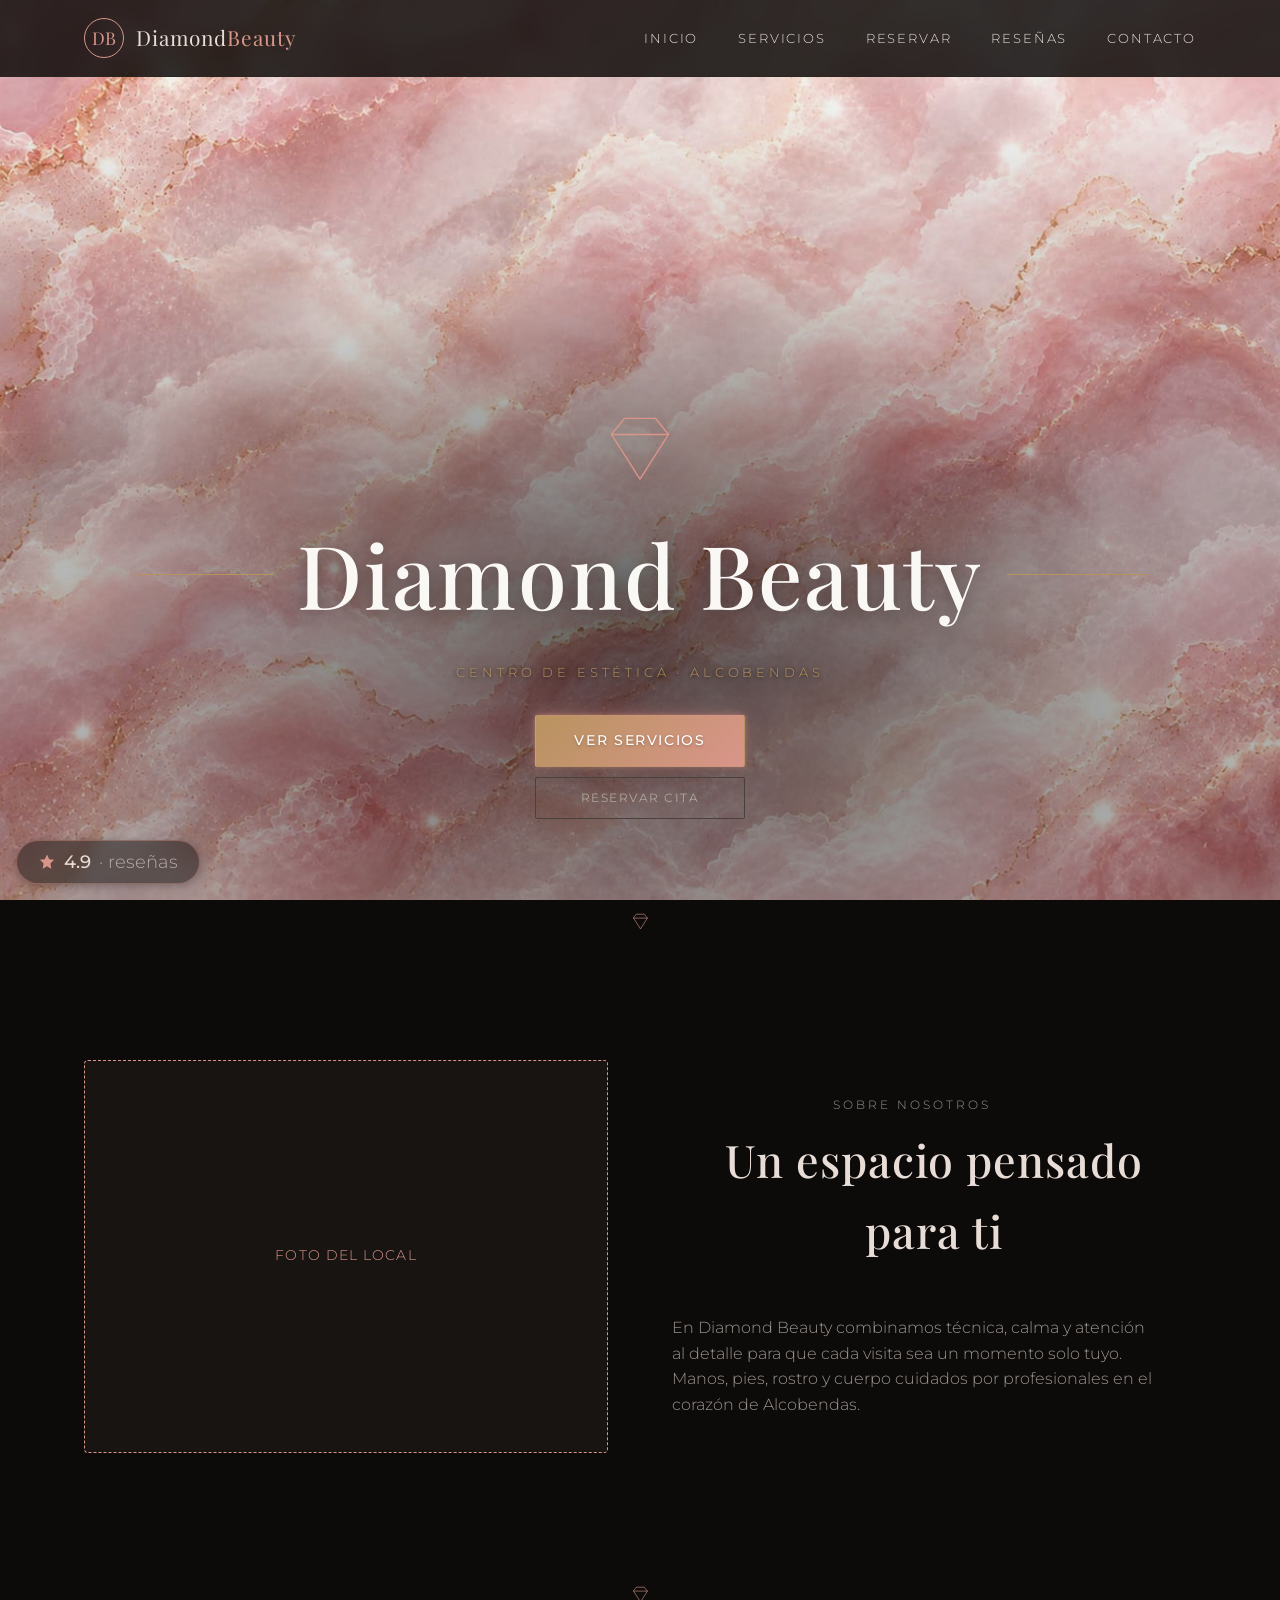
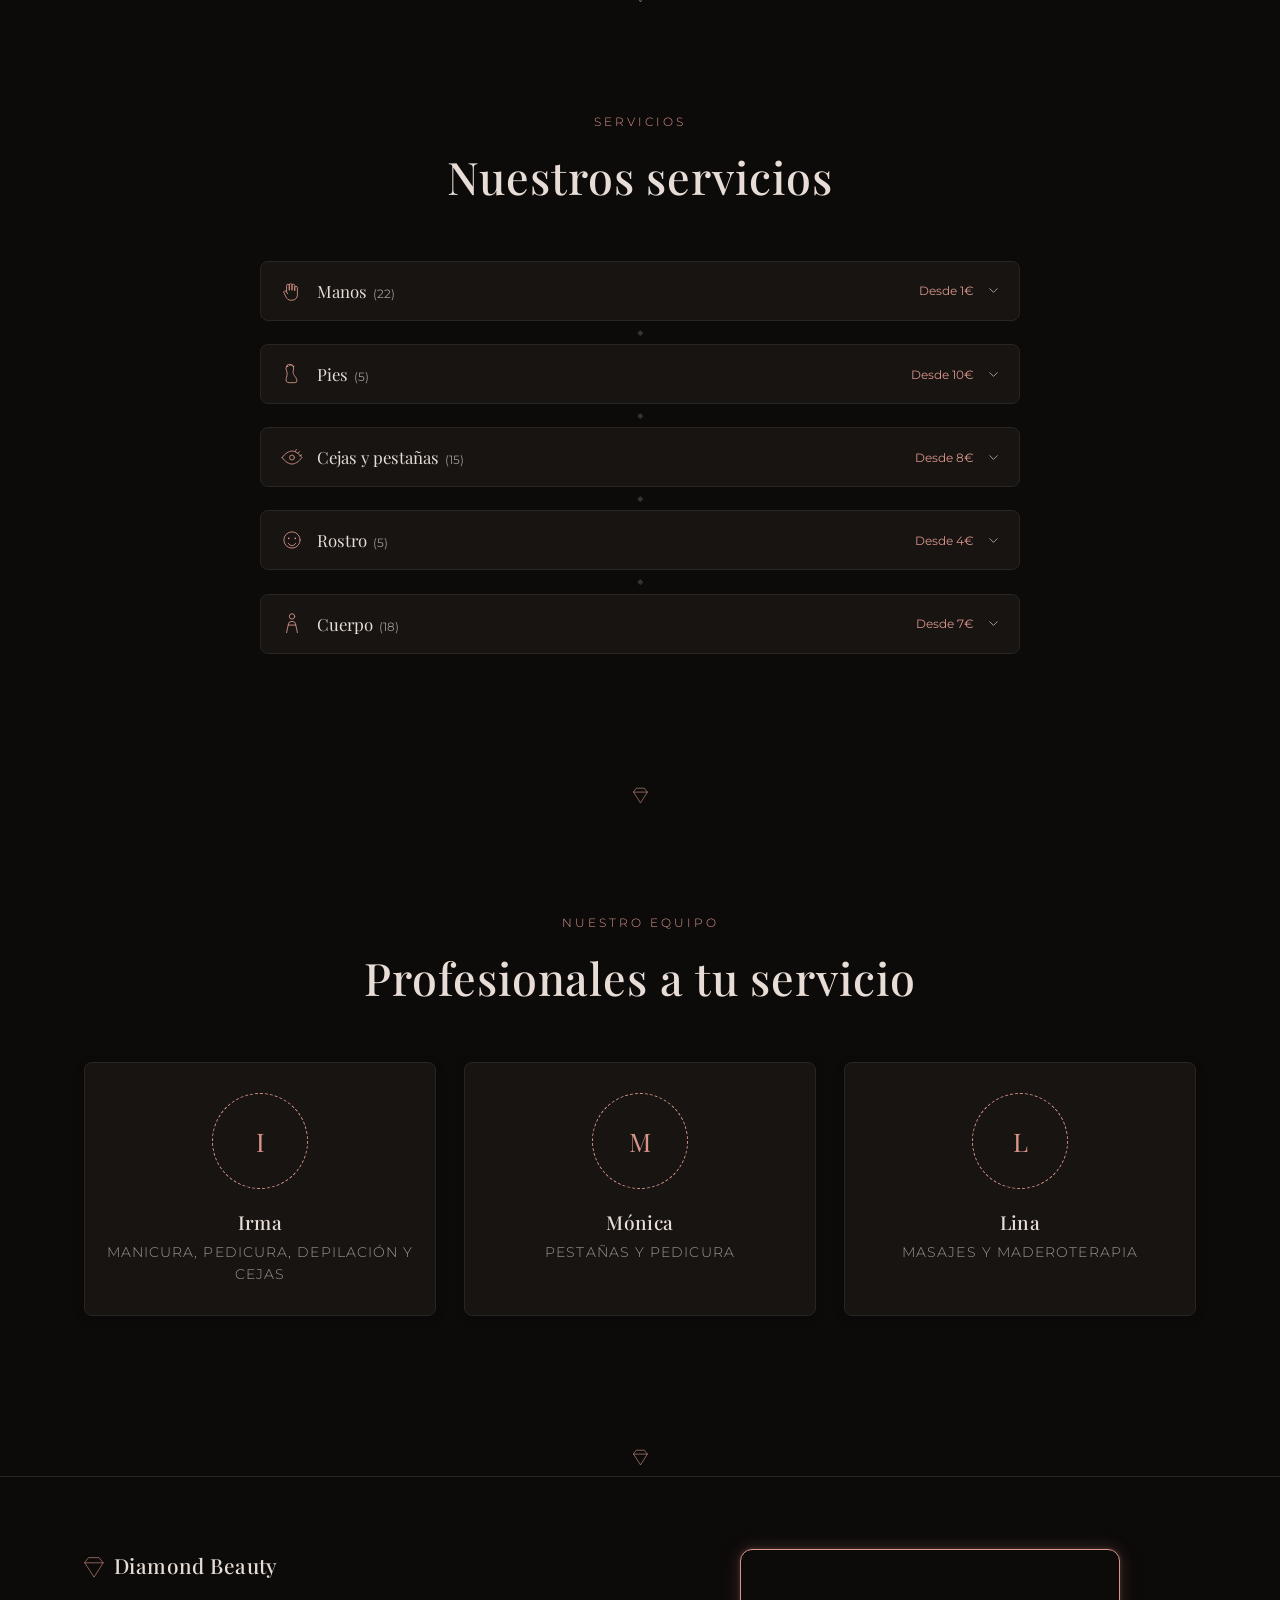
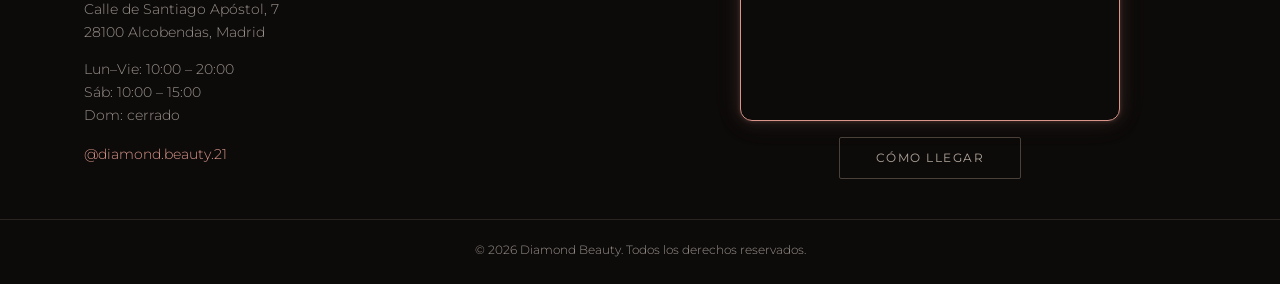
<file: index.html>
<!DOCTYPE html>
<html lang="es">
<head>
<meta charset="UTF-8">
<meta name="viewport" content="width=device-width, initial-scale=1.0">
<title>Diamond Beauty | Centro de estética en Alcobendas, Madrid</title>
<meta name="description" content="Diamond Beauty, centro de estética en Alcobendas, Madrid. Manicura, pedicura, cejas, pestañas, depilación, faciales y masajes.">
<link rel="icon" type="image/svg+xml" href="assets/img/favicon.svg">
<link rel="icon" type="image/png" sizes="32x32" href="assets/img/favicon-32.png">
<link rel="icon" type="image/png" sizes="16x16" href="assets/img/favicon-16.png">
<link rel="apple-touch-icon" sizes="180x180" href="assets/img/apple-touch-icon.png">
<link rel="preconnect" href="https://fonts.googleapis.com">
<link rel="preconnect" href="https://fonts.gstatic.com" crossorigin>
<link href="https://fonts.googleapis.com/css2?family=Playfair+Display:ital,wght@0,400;0,500;0,600;0,700;1,500&family=Montserrat:wght@300;400;500;600&display=swap" rel="stylesheet">
<link rel="stylesheet" href="estilos.css?v=20260919a">
</head>
<body>

<!-- HEADER -->
<!-- En móvil la barra de navegación inferior (#bottomNav) cubre la
     navegación, así que aquí la cabecera se reduce a "DB" + diamante.
     El menú horizontal y el logo completo se mantienen en escritorio. -->
<header class="header" id="header">
  <div class="header__inner container">
    <a href="#inicio" class="logo">
      <!-- IMG: sustituir por foto real del cliente (logo del negocio) -->
      <span class="logo__placeholder" aria-label="Logo Diamond Beauty">DB</span>
      <span class="logo__text">Diamond<em>Beauty</em></span>
      <span class="logo__monogram" aria-hidden="true">DB</span>
    </a>

    <nav class="nav" id="nav">
      <ul class="nav__list">
        <li><a href="#inicio" class="nav__link">Inicio</a></li>
        <li><a href="#servicios" class="nav__link">Servicios</a></li>
        <li><a href="https://booksy.com/es-es/93198_diamond-beauty_salon-de-unas_52925_alcobendas" class="nav__link" target="_blank" rel="noopener">Reservar</a></li>
        <li><a href="reseñas.html" class="nav__link">Reseñas</a></li>
        <li><a href="#contacto" class="nav__link">Contacto</a></li>
      </ul>
    </nav>

    <svg class="header__diamond" viewBox="0 0 100 130" aria-hidden="true">
      <path d="M25 28 L75 28 L96 54 L50 126 L4 54 Z"/>
      <path d="M4 54 L96 54"/>
    </svg>
  </div>
</header>

<main>

  <!-- HERO -->
  <section id="inicio" class="hero">
    <!-- IMG: foto real del cliente (assets/img/hero-marmol.jpg, mármol rosa con vetas doradas). El diamante ya no viene en la foto: se dibuja aparte con el SVG de abajo. -->
    <div class="hero__bg" aria-hidden="true"></div>
    <div class="hero__overlay" aria-hidden="true"></div>
    <div class="hero__content container fade-in">
      <svg class="hero__diamond" viewBox="0 0 100 130" aria-hidden="true">
        <path d="M25 28 L75 28 L96 54 L50 126 L4 54 Z"/>
        <path d="M4 54 L96 54"/>
      </svg>
      <div class="hero__title-wrap">
        <span class="hero__line" aria-hidden="true"></span>
        <h1 class="hero__title">Diamond Beauty</h1>
        <span class="hero__line" aria-hidden="true"></span>
      </div>
      <p class="hero__subtitle">Centro de estética · Alcobendas</p>
      <div class="hero__actions">
        <a href="#servicios" class="btn btn--gold">Ver servicios</a>
        <a href="https://booksy.com/es-es/93198_diamond-beauty_salon-de-unas_52925_alcobendas" class="btn btn--ghost js-booksy-open" target="_blank" rel="noopener">Reservar cita</a>
      </div>
    </div>
  </section>

  <div class="section-diamond" aria-hidden="true">
    <svg viewBox="0 0 100 130"><path d="M25 28 L75 28 L96 54 L50 126 L4 54 Z"/><path d="M4 54 L96 54"/></svg>
  </div>

  <!-- SOBRE NOSOTROS -->
  <section id="sobre-nosotros" class="about container">
    <div class="about__image fade-in">
      <!-- IMG: sustituir por foto real del local -->
      <div class="img-placeholder">
        <span>Foto del local</span>
      </div>
    </div>
    <div class="about__text fade-in">
      <p class="section__eyebrow">Sobre nosotros</p>
      <h2 class="section__title">Un espacio pensado para ti</h2>
      <p>En Diamond Beauty combinamos técnica, calma y atención al detalle para que cada visita sea un momento solo tuyo. Manos, pies, rostro y cuerpo cuidados por profesionales en el corazón de Alcobendas.</p>
    </div>
  </section>

  <div class="section-diamond" aria-hidden="true">
    <svg viewBox="0 0 100 130"><path d="M25 28 L75 28 L96 54 L50 126 L4 54 Z"/><path d="M4 54 L96 54"/></svg>
  </div>

  <!-- SERVICIOS -->
  <section id="servicios" class="services">
    <div class="container">
      <p class="section__eyebrow fade-in">Servicios</p>
      <h2 class="section__title fade-in">Nuestros servicios</h2>

      <div id="servicesAccordion" class="accordion fade-in">
        <!-- Bloques de zona (cabecera + acordeón desplegable) generados dinámicamente desde script.js -->
      </div>
    </div>
  </section>

  <div class="section-diamond" aria-hidden="true">
    <svg viewBox="0 0 100 130"><path d="M25 28 L75 28 L96 54 L50 126 L4 54 Z"/><path d="M4 54 L96 54"/></svg>
  </div>

  <!-- EQUIPO -->
  <section id="equipo" class="team">
    <div class="container">
      <p class="section__eyebrow fade-in">Nuestro equipo</p>
      <h2 class="section__title fade-in">Profesionales a tu servicio</h2>

      <div class="team__grid" id="teamGrid">
        <!-- Tarjetas generadas dinámicamente desde script.js -->
      </div>
    </div>
  </section>

</main>

<div class="section-diamond" aria-hidden="true">
  <svg viewBox="0 0 100 130"><path d="M25 28 L75 28 L96 54 L50 126 L4 54 Z"/><path d="M4 54 L96 54"/></svg>
</div>

<!-- FOOTER -->
<footer class="footer" id="contacto">
  <div class="container footer__grid">
    <div class="footer__col fade-in">
      <h3 class="footer__brand">
        <svg class="footer__diamond" viewBox="0 0 100 130" aria-hidden="true"><path d="M25 28 L75 28 L96 54 L50 126 L4 54 Z"/><path d="M4 54 L96 54"/></svg>
        Diamond Beauty
      </h3>
      <p>Calle de Santiago Apóstol, 7<br>28100 Alcobendas, Madrid</p>
      <p>Lun&ndash;Vie: 10:00 &ndash; 20:00<br>Sáb: 10:00 &ndash; 15:00<br>Dom: cerrado</p>
      <a href="https://instagram.com/diamond.beauty.21" target="_blank" rel="noopener" class="footer__ig">@diamond.beauty.21</a>
    </div>

    <div class="footer__col footer__map fade-in">
      <div class="footer__map-frame">
        <iframe
          title="Ubicación Diamond Beauty en Alcobendas"
          src="https://www.google.com/maps?q=Calle+de+Santiago+Ap%C3%B3stol+7,+28100+Alcobendas,+Madrid&output=embed"
          loading="lazy"
          referrerpolicy="no-referrer-when-downgrade">
        </iframe>
      </div>
      <a href="https://www.google.com/maps/dir/?api=1&destination=Calle+de+Santiago+Apostol+7+Alcobendas" target="_blank" rel="noopener" class="btn btn--ghost footer__map-cta">Cómo llegar</a>
    </div>
  </div>
  <p class="footer__legal">&copy; <span id="year"></span> Diamond Beauty. Todos los derechos reservados.</p>
</footer>

<a href="reseñas.html" class="reviews-badge" aria-label="Ver reseñas: 4.9 sobre 5">
  <svg class="reviews-badge__star" viewBox="0 0 24 24" fill="currentColor" aria-hidden="true">
    <path d="M12 2l2.9 6.26L21.5 9l-5 4.87L17.8 21 12 17.77 6.2 21l1.3-7.13L2.5 9l6.6-.74L12 2z"/>
  </svg>
  <span class="reviews-badge__score">4.9</span>
  <span class="reviews-badge__label">· reseñas</span>
</a>

<!-- BARRA DE NAVEGACIÓN INFERIOR (solo móvil) -->
<nav class="bottom-nav" id="bottomNav" aria-label="Navegación móvil">
  <a href="#inicio" class="bottom-nav__link">
    <svg class="bottom-nav__icon" viewBox="0 0 24 24" fill="none" stroke="currentColor" stroke-width="1.6" stroke-linecap="round" stroke-linejoin="round" aria-hidden="true"><path d="M4 11L12 4l8 7"/><path d="M6 10v9h4v-5h4v5h4v-9"/></svg>
    <span>Inicio</span>
  </a>
  <a href="#servicios" class="bottom-nav__link">
    <svg class="bottom-nav__icon" viewBox="0 0 24 24" fill="none" stroke="currentColor" stroke-width="1.6" stroke-linecap="round" stroke-linejoin="round" aria-hidden="true"><rect x="4" y="4" width="7" height="7" rx="1.5"/><rect x="13" y="4" width="7" height="7" rx="1.5"/><rect x="4" y="13" width="7" height="7" rx="1.5"/><rect x="13" y="13" width="7" height="7" rx="1.5"/></svg>
    <span>Servicios</span>
  </a>
  <a href="https://booksy.com/es-es/93198_diamond-beauty_salon-de-unas_52925_alcobendas" class="bottom-nav__link js-booksy-open" target="_blank" rel="noopener">
    <svg class="bottom-nav__icon" viewBox="0 0 24 24" fill="none" stroke="currentColor" stroke-width="1.6" stroke-linecap="round" stroke-linejoin="round" aria-hidden="true"><rect x="3" y="5" width="18" height="16" rx="2"/><path d="M8 3v4M16 3v4M3 10h18"/></svg>
    <span>Reservar</span>
  </a>
  <a href="reseñas.html#galeria" class="bottom-nav__link">
    <svg class="bottom-nav__icon" viewBox="0 0 24 24" fill="none" stroke="currentColor" stroke-width="1.6" stroke-linecap="round" stroke-linejoin="round" aria-hidden="true"><path d="M4 8h3l2-2h6l2 2h3a1 1 0 0 1 1 1v10a1 1 0 0 1-1 1H4a1 1 0 0 1-1-1V9a1 1 0 0 1 1-1z"/><circle cx="12" cy="13" r="4"/></svg>
    <span>Trabajos</span>
  </a>
  <a href="#contacto" class="bottom-nav__link">
    <svg class="bottom-nav__icon" viewBox="0 0 24 24" fill="none" stroke="currentColor" stroke-width="1.6" stroke-linecap="round" stroke-linejoin="round" aria-hidden="true"><path d="M12 21s7-7.2 7-12a7 7 0 1 0-14 0c0 4.8 7 12 7 12z"/><circle cx="12" cy="9" r="2.5"/></svg>
    <span>Contacto</span>
  </a>
</nav>

<script src="script.js?v=20260919a"></script>
<script type="text/javascript" src="https://booksy.com/widget/code.js?id=93198&country=es&lang=es-ES"></script>
</body>
</html>
</file>
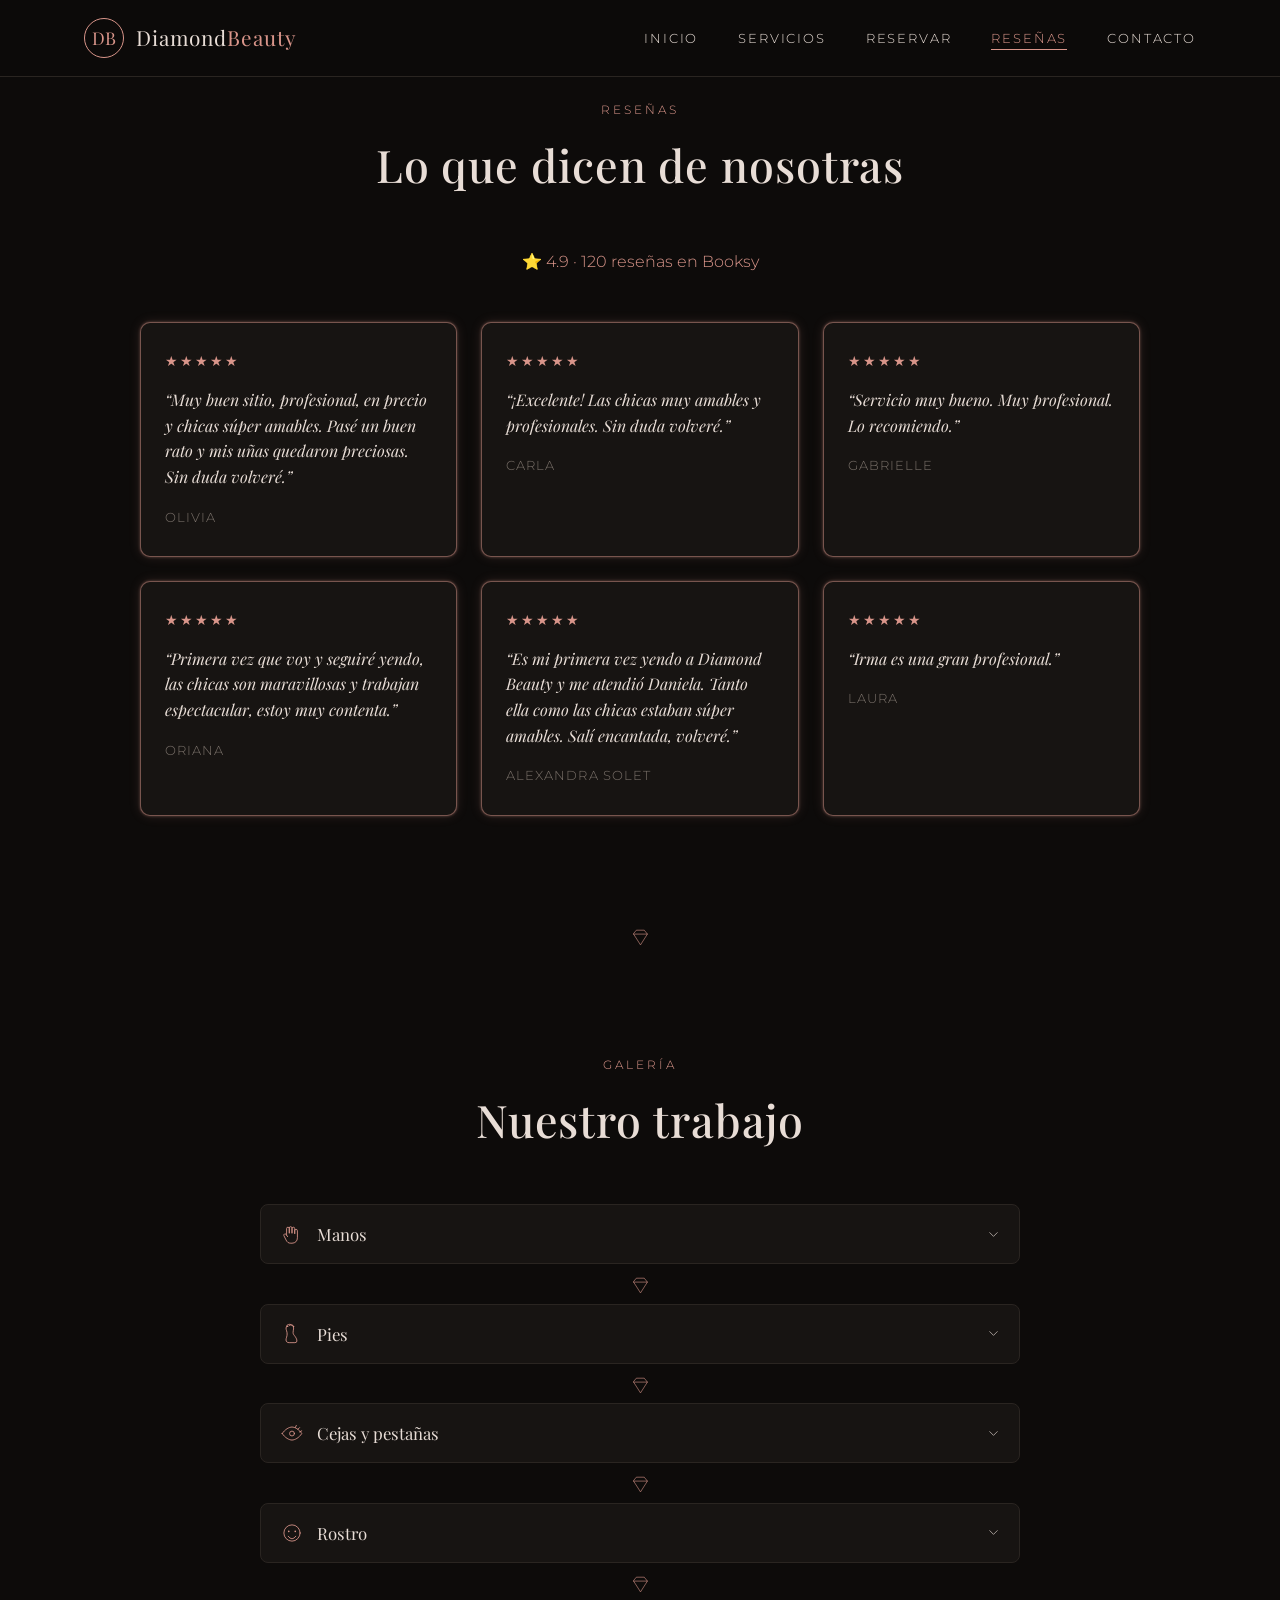
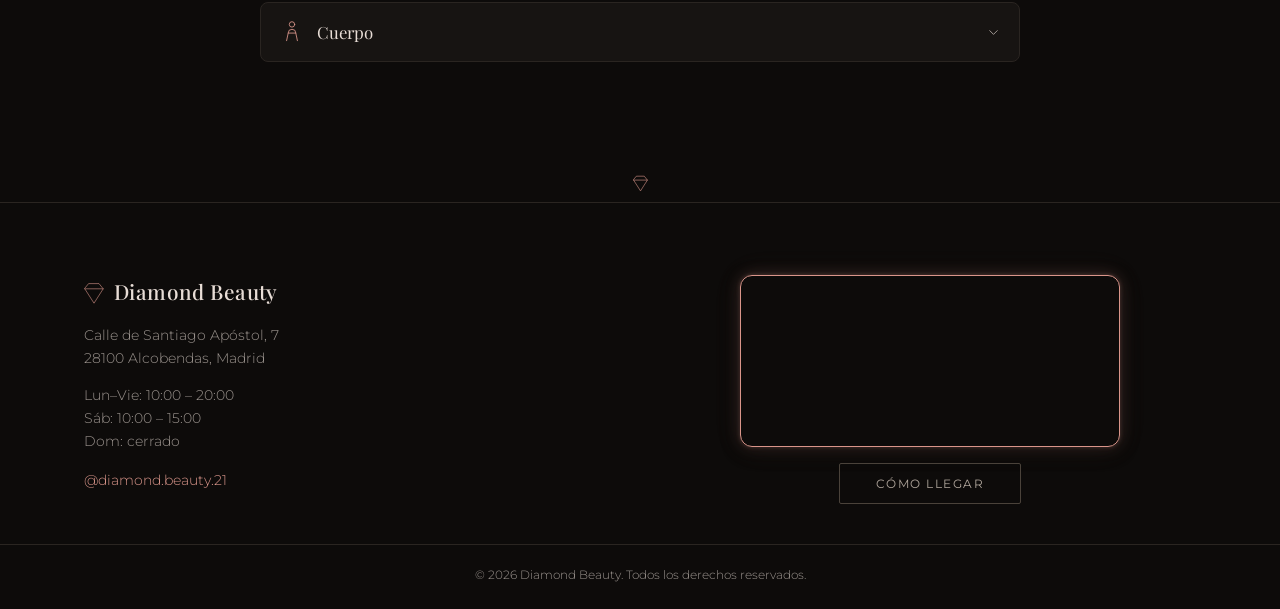
<file: reseñas.html>
<!DOCTYPE html>
<html lang="es">
<head>
<meta charset="UTF-8">
<meta name="viewport" content="width=device-width, initial-scale=1.0">
<title>Reseñas | Diamond Beauty</title>
<meta name="description" content="Reseñas y opiniones de clientas de Diamond Beauty, centro de estética en Alcobendas.">
<link rel="icon" type="image/svg+xml" href="assets/img/favicon.svg">
<link rel="icon" type="image/png" sizes="32x32" href="assets/img/favicon-32.png">
<link rel="icon" type="image/png" sizes="16x16" href="assets/img/favicon-16.png">
<link rel="apple-touch-icon" sizes="180x180" href="assets/img/apple-touch-icon.png">
<link rel="preconnect" href="https://fonts.googleapis.com">
<link rel="preconnect" href="https://fonts.gstatic.com" crossorigin>
<link href="https://fonts.googleapis.com/css2?family=Playfair+Display:ital,wght@0,400;0,500;0,600;0,700;1,500&family=Montserrat:wght@300;400;500;600&display=swap" rel="stylesheet">
<link rel="stylesheet" href="estilos.css?v=20260919a">
</head>
<body>

<!-- HEADER -->
<!-- En móvil la barra de navegación inferior (#bottomNav) cubre la
     navegación, así que aquí la cabecera se reduce a "DB" + diamante.
     El menú horizontal y el logo completo se mantienen en escritorio. -->
<header class="header" id="header">
  <div class="header__inner container">
    <a href="index.html#inicio" class="logo">
      <!-- IMG: sustituir por foto real del cliente (logo del negocio) -->
      <span class="logo__placeholder" aria-label="Logo Diamond Beauty">DB</span>
      <span class="logo__text">Diamond<em>Beauty</em></span>
      <span class="logo__monogram" aria-hidden="true">DB</span>
    </a>

    <nav class="nav" id="nav">
      <ul class="nav__list">
        <li><a href="index.html#inicio" class="nav__link">Inicio</a></li>
        <li><a href="index.html#servicios" class="nav__link">Servicios</a></li>
        <li><a href="https://booksy.com/es-es/93198_diamond-beauty_salon-de-unas_52925_alcobendas" class="nav__link" target="_blank" rel="noopener">Reservar</a></li>
        <li><a href="reseñas.html" class="nav__link is-current">Reseñas</a></li>
        <li><a href="index.html#contacto" class="nav__link">Contacto</a></li>
      </ul>
    </nav>

    <svg class="header__diamond" viewBox="0 0 100 130" aria-hidden="true">
      <path d="M25 28 L75 28 L96 54 L50 126 L4 54 Z"/>
      <path d="M4 54 L96 54"/>
    </svg>
  </div>
</header>

<main>

  <!-- RESEÑAS -->
  <section id="resenas" class="reviews">
    <div class="container">
      <p class="section__eyebrow fade-in">Reseñas</p>
      <h2 class="section__title fade-in">Lo que dicen de nosotras</h2>

      <p class="reviews__summary-line fade-in" id="reviewsSummary">
        <!-- Puntuación generada dinámicamente desde reviews.js -->
      </p>

      <div class="reviews__grid" id="reviewsList">
        <!-- Tarjetas de reseña generadas dinámicamente desde reviews.js -->
      </div>
    </div>
  </section>

  <div class="section-diamond" aria-hidden="true">
    <svg viewBox="0 0 100 130"><path d="M25 28 L75 28 L96 54 L50 126 L4 54 Z"/><path d="M4 54 L96 54"/></svg>
  </div>

  <!-- GALERÍA DE SERVICIOS -->
  <!-- PLACEHOLDER: sustituir por fotos reales de cada servicio cuando el cliente las envíe -->
  <section id="galeria" class="gallery">
    <div class="container">
      <p class="section__eyebrow fade-in">Galería</p>
      <h2 class="section__title fade-in">Nuestro trabajo</h2>

      <div id="galleryContent" class="accordion fade-in">
        <!-- Acordeón anidado (categoría -> servicio -> fotos) generado
             dinámicamente desde script.js, reutilizando los mismos datos
             (SERVICES/ZONE_META) que la sección de servicios de index.html -->
      </div>
    </div>
  </section>

</main>

<div class="section-diamond" aria-hidden="true">
  <svg viewBox="0 0 100 130"><path d="M25 28 L75 28 L96 54 L50 126 L4 54 Z"/><path d="M4 54 L96 54"/></svg>
</div>

<!-- FOOTER -->
<footer class="footer" id="contacto">
  <div class="container footer__grid">
    <div class="footer__col fade-in">
      <h3 class="footer__brand">
        <svg class="footer__diamond" viewBox="0 0 100 130" aria-hidden="true"><path d="M25 28 L75 28 L96 54 L50 126 L4 54 Z"/><path d="M4 54 L96 54"/></svg>
        Diamond Beauty
      </h3>
      <p>Calle de Santiago Apóstol, 7<br>28100 Alcobendas, Madrid</p>
      <p>Lun&ndash;Vie: 10:00 &ndash; 20:00<br>Sáb: 10:00 &ndash; 15:00<br>Dom: cerrado</p>
      <a href="https://instagram.com/diamond.beauty.21" target="_blank" rel="noopener" class="footer__ig">@diamond.beauty.21</a>
    </div>

    <div class="footer__col footer__map fade-in">
      <div class="footer__map-frame">
        <iframe
          title="Ubicación Diamond Beauty en Alcobendas"
          src="https://www.google.com/maps?q=Calle+de+Santiago+Ap%C3%B3stol+7,+28100+Alcobendas,+Madrid&output=embed"
          loading="lazy"
          referrerpolicy="no-referrer-when-downgrade">
        </iframe>
      </div>
      <a href="https://www.google.com/maps/dir/?api=1&destination=Calle+de+Santiago+Apostol+7+Alcobendas" target="_blank" rel="noopener" class="btn btn--ghost footer__map-cta">Cómo llegar</a>
    </div>
  </div>
  <p class="footer__legal">&copy; <span id="year"></span> Diamond Beauty. Todos los derechos reservados.</p>
</footer>

<!-- BARRA DE NAVEGACIÓN INFERIOR (solo móvil) -->
<nav class="bottom-nav" id="bottomNav" aria-label="Navegación móvil">
  <a href="index.html#inicio" class="bottom-nav__link">
    <svg class="bottom-nav__icon" viewBox="0 0 24 24" fill="none" stroke="currentColor" stroke-width="1.6" stroke-linecap="round" stroke-linejoin="round" aria-hidden="true"><path d="M4 11L12 4l8 7"/><path d="M6 10v9h4v-5h4v5h4v-9"/></svg>
    <span>Inicio</span>
  </a>
  <a href="index.html#servicios" class="bottom-nav__link">
    <svg class="bottom-nav__icon" viewBox="0 0 24 24" fill="none" stroke="currentColor" stroke-width="1.6" stroke-linecap="round" stroke-linejoin="round" aria-hidden="true"><rect x="4" y="4" width="7" height="7" rx="1.5"/><rect x="13" y="4" width="7" height="7" rx="1.5"/><rect x="4" y="13" width="7" height="7" rx="1.5"/><rect x="13" y="13" width="7" height="7" rx="1.5"/></svg>
    <span>Servicios</span>
  </a>
  <a href="https://booksy.com/es-es/93198_diamond-beauty_salon-de-unas_52925_alcobendas" class="bottom-nav__link js-booksy-open" target="_blank" rel="noopener">
    <svg class="bottom-nav__icon" viewBox="0 0 24 24" fill="none" stroke="currentColor" stroke-width="1.6" stroke-linecap="round" stroke-linejoin="round" aria-hidden="true"><rect x="3" y="5" width="18" height="16" rx="2"/><path d="M8 3v4M16 3v4M3 10h18"/></svg>
    <span>Reservar</span>
  </a>
  <a href="#galeria" class="bottom-nav__link is-current">
    <svg class="bottom-nav__icon" viewBox="0 0 24 24" fill="none" stroke="currentColor" stroke-width="1.6" stroke-linecap="round" stroke-linejoin="round" aria-hidden="true"><path d="M4 8h3l2-2h6l2 2h3a1 1 0 0 1 1 1v10a1 1 0 0 1-1 1H4a1 1 0 0 1-1-1V9a1 1 0 0 1 1-1z"/><circle cx="12" cy="13" r="4"/></svg>
    <span>Trabajos</span>
  </a>
  <a href="index.html#contacto" class="bottom-nav__link">
    <svg class="bottom-nav__icon" viewBox="0 0 24 24" fill="none" stroke="currentColor" stroke-width="1.6" stroke-linecap="round" stroke-linejoin="round" aria-hidden="true"><path d="M12 21s7-7.2 7-12a7 7 0 1 0-14 0c0 4.8 7 12 7 12z"/><circle cx="12" cy="9" r="2.5"/></svg>
    <span>Contacto</span>
  </a>
</nav>

<script src="reviews.js?v=20260911e"></script>
<script src="script.js?v=20260919a"></script>
<script type="text/javascript" src="https://booksy.com/widget/code.js?id=93198&country=es&lang=es-ES"></script>
</body>
</html>
</file>
<file: estilos.css>
/* ==========================================================================
   Diamond Beauty — estilos generales
   ========================================================================== */

:root {
  --bg: #0D0B0A;
  --surface: #171412;
  --text: #E8DDD6;
  --text-soft: rgba(232, 221, 214, 0.65);
  --accent: #D9958A;
  --line: #2A2521;

  /* Reservados exclusivamente para el hero (mármol rosa + diamante), que no
     sigue el resto de la paleta. No usar fuera de las reglas .hero*. */
  --gold: #B8935F;
  --pink: #D9958A;

  --font-serif: 'Playfair Display', serif;
  --font-sans: 'Montserrat', sans-serif;

  --container-width: 1160px;
}

* {
  margin: 0;
  padding: 0;
  box-sizing: border-box;
}

html {
  scroll-behavior: smooth;
  overflow-x: hidden;
}

body {
  background: var(--bg);
  color: var(--text);
  font-family: var(--font-sans);
  font-weight: 300;
  line-height: 1.6;
  -webkit-font-smoothing: antialiased;
  overflow-x: hidden;
}

h1, h2, h3, h4 {
  font-family: var(--font-serif);
  font-weight: 500;
  color: var(--text);
  letter-spacing: 0.02em;
}

a {
  color: inherit;
  text-decoration: none;
}

img { max-width: 100%; display: block; }

.container {
  width: 100%;
  max-width: var(--container-width);
  margin: 0 auto;
  padding: 0 24px;
}

/* --------------------------------------------------------------------
   Fade-in on scroll
   -------------------------------------------------------------------- */
.fade-in {
  opacity: 0;
  transform: translateY(24px);
  transition: opacity 0.8s ease, transform 0.8s ease;
}

.fade-in.is-visible {
  opacity: 1;
  transform: translateY(0);
}

/* --------------------------------------------------------------------
   Botones
   -------------------------------------------------------------------- */
.btn {
  display: inline-block;
  padding: 14px 36px;
  border-radius: 2px;
  font-family: var(--font-sans);
  font-size: 0.85rem;
  letter-spacing: 0.12em;
  text-transform: uppercase;
  cursor: pointer;
  border: 1px solid transparent;
  transition: all 0.3s ease;
}

.btn--gold {
  background: var(--accent);
  color: var(--bg);
  font-weight: 500;
}

.btn--gold:hover {
  background: transparent;
  border-color: var(--accent);
  color: var(--accent);
}

/* --------------------------------------------------------------------
   Encabezados de sección
   -------------------------------------------------------------------- */
.section__eyebrow {
  font-family: var(--font-sans);
  text-transform: uppercase;
  letter-spacing: 0.25em;
  font-size: 0.75rem;
  color: var(--accent);
  margin-bottom: 10px;
  text-align: center;
}

.section__title {
  font-size: clamp(2rem, 4vw, 2.8rem);
  text-align: center;
  margin-bottom: 48px;
}

/* ==========================================================================
   HEADER
   ========================================================================== */
.header {
  position: fixed;
  top: 0;
  left: 0;
  right: 0;
  z-index: 100;
  background: rgba(13, 11, 10, 0.85);
  backdrop-filter: blur(8px);
  -webkit-backdrop-filter: blur(8px);
  border-bottom: 1px solid var(--line);
}

.header__inner {
  display: flex;
  align-items: center;
  justify-content: space-between;
  height: 76px;
}

.logo {
  display: flex;
  align-items: center;
  gap: 12px;
}

.logo__placeholder {
  width: 40px;
  height: 40px;
  border: 1px solid var(--accent);
  border-radius: 50%;
  display: flex;
  align-items: center;
  justify-content: center;
  font-family: var(--font-serif);
  color: var(--accent);
  font-size: 1.1rem;
}

.logo__text {
  font-family: var(--font-serif);
  font-size: 1.3rem;
  letter-spacing: 0.05em;
  color: var(--text);
}

.logo__text em {
  font-style: normal;
  color: var(--accent);
}

.logo__monogram {
  display: none;
  font-family: var(--font-serif);
  font-size: 15px;
  color: var(--text);
}

.header__diamond {
  display: none;
  width: 16px;
  height: auto;
  flex-shrink: 0;
  fill: none;
  stroke: var(--accent);
  stroke-width: 4;
  stroke-linejoin: round;
  stroke-linecap: round;
  filter: drop-shadow(0 0 4px rgba(217, 149, 138, 0.4));
}

.nav__list {
  display: flex;
  gap: 40px;
  list-style: none;
}

.nav__link {
  font-size: 0.82rem;
  text-transform: uppercase;
  letter-spacing: 0.14em;
  position: relative;
  padding-bottom: 4px;
}

.nav__link::after {
  content: '';
  position: absolute;
  left: 0;
  bottom: 0;
  width: 100%;
  height: 1px;
  background: var(--accent);
  transform: scaleX(0);
  transform-origin: left;
  transition: transform 0.3s ease;
}

.nav__link:hover::after,
.nav__link:active::after,
.nav__link:focus-visible::after {
  transform: scaleX(1);
}

.nav__link.is-current {
  color: var(--accent);
}

.nav__link.is-current::after {
  transform: scaleX(1);
}

/* ==========================================================================
   HERO (no forma parte del rediseño de paleta: se mantiene tal cual)
   ========================================================================== */
.hero {
  position: relative;
  min-height: 100vh;
  display: flex;
  align-items: flex-end;
  justify-content: center;
  text-align: center;
  overflow: hidden;
  padding-bottom: clamp(56px, 9vh, 100px);
  /* Fallback en tonos mármol/dorado-rosado por si assets/img/hero-marmol.jpg
     no llegara a cargar (conexión lenta, archivo movido, etc.). */
  background:
    radial-gradient(circle at 30% 20%, rgba(184, 147, 95, 0.22), transparent 55%),
    radial-gradient(circle at 75% 70%, rgba(217, 149, 138, 0.22), transparent 55%),
    linear-gradient(160deg, #f8f1ec 0%, #f0e2d8 50%, #f8f1ec 100%);
}

.hero__bg {
  position: absolute;
  inset: 0;
  /* IMG: foto real del cliente (mármol rosa con vetas doradas), optimizada
     a JPEG ~1600px de ancho / ~135KB para carga rápida en móvil. El diamante
     ya no viene en la foto: se dibuja aparte con .hero__diamond (SVG). */
  background-image: url('assets/img/hero-marmol.jpg');
  background-size: cover;
  background-position: center 40%;
  background-repeat: no-repeat;
}

.hero__overlay {
  position: absolute;
  inset: 0;
  background:
    radial-gradient(ellipse 62% 58% at 50% 72%, rgba(0, 0, 0, 0.45), transparent 74%),
    linear-gradient(to bottom, rgba(0, 0, 0, 0) 0%, rgba(0, 0, 0, 0.14) 28%, rgba(0, 0, 0, 0.28) 55%, rgba(0, 0, 0, 0.32) 100%);
}

.hero__content {
  position: relative;
  z-index: 1;
  padding: 0 24px;
}

.hero__diamond {
  width: 62px;
  height: auto;
  display: block;
  margin: 0 auto 22px;
  fill: none;
  stroke: var(--pink);
  stroke-width: 2.2;
  stroke-linejoin: round;
  stroke-linecap: round;
  filter:
    drop-shadow(0 2px 6px rgba(0, 0, 0, 0.35))
    drop-shadow(0 0 6px rgba(217, 149, 138, 0.55));
}

.hero__title-wrap {
  display: flex;
  align-items: center;
  justify-content: center;
  gap: 24px;
  margin-bottom: 18px;
}

.hero__line {
  flex: 1;
  max-width: 140px;
  height: 1px;
  background: var(--gold);
}

.hero__title {
  font-size: clamp(2.6rem, 8vw, 5.5rem);
  color: #FAF8F5;
  text-shadow: 0 2px 18px rgba(0, 0, 0, 0.35);
}

.hero__subtitle {
  text-transform: uppercase;
  letter-spacing: 0.3em;
  font-size: 0.8rem;
  color: var(--gold);
  text-shadow: 0 1px 4px rgba(0, 0, 0, 0.75), 0 4px 18px rgba(0, 0, 0, 0.5);
  margin-bottom: 32px;
}

.hero .btn--gold {
  background: linear-gradient(135deg, var(--gold), var(--pink));
  color: #fff;
  text-shadow: 0 1px 3px rgba(0, 0, 0, 0.25);
  box-shadow:
    0 8px 24px rgba(43, 40, 37, 0.25),
    0 0 4px rgba(217, 149, 138, 0.5),
    0 0 14px rgba(217, 149, 138, 0.35),
    0 0 26px rgba(217, 149, 138, 0.15);
  transition: box-shadow 0.35s cubic-bezier(0.16, 1, 0.3, 1), background 0.3s ease, border-color 0.3s ease, color 0.3s ease;
}

.hero .btn--gold:hover {
  background: transparent;
  border-color: #fff;
  color: #fff;
  box-shadow:
    0 8px 24px rgba(43, 40, 37, 0.25),
    0 0 6px rgba(217, 149, 138, 0.65),
    0 0 18px rgba(217, 149, 138, 0.45),
    0 0 34px rgba(217, 149, 138, 0.22);
}

.hero .btn--gold:active {
  box-shadow:
    0 4px 14px rgba(43, 40, 37, 0.3),
    0 0 8px rgba(217, 149, 138, 0.75),
    0 0 22px rgba(217, 149, 138, 0.5),
    0 0 40px rgba(217, 149, 138, 0.26);
}

.hero__actions {
  display: flex;
  flex-direction: column;
  align-items: center;
  gap: 10px;
}

.hero__actions .btn {
  width: 210px;
}

.btn--ghost {
  background: transparent;
  border-color: #4A423A;
  color: #B0A69C;
  padding: 10px 36px;
  font-size: 0.78rem;
  font-weight: 400;
}

.btn--ghost:hover {
  border-color: #B0A69C;
  color: #FAF8F5;
}

/* ==========================================================================
   SOBRE NOSOTROS
   ========================================================================== */
.about {
  display: grid;
  grid-template-columns: minmax(0, 1fr) minmax(0, 1fr);
  gap: 64px;
  align-items: center;
  padding: 120px 24px;
}

.img-placeholder {
  width: 100%;
  aspect-ratio: 4 / 3;
  border: 1px dashed var(--accent);
  background: var(--surface);
  display: flex;
  align-items: center;
  justify-content: center;
  padding: 16px;
  text-align: center;
  color: var(--accent);
  font-size: 0.85rem;
  letter-spacing: 0.08em;
  text-transform: uppercase;
  border-radius: 4px;
}

.about__text p {
  color: var(--text-soft);
  max-width: 480px;
}

/* ==========================================================================
   SERVICIOS
   ========================================================================== */
.services {
  padding: 100px 0 120px;
  background: var(--bg);
}

.accordion {
  max-width: 760px;
  margin: 0 auto;
  display: flex;
  flex-direction: column;
}

.accordion-separator {
  text-align: center;
  color: #3A332D;
  font-size: 0.7rem;
  margin: 6px 0;
  line-height: 1;
}

.accordion-item {
  background: var(--surface);
  border: 0.5px solid var(--line);
  border-radius: 8px;
  overflow: hidden;
}

.accordion-header {
  width: 100%;
  display: flex;
  align-items: center;
  justify-content: space-between;
  gap: 10px;
  padding: 16px 18px;
  background: transparent;
  border: none;
  cursor: pointer;
  font-family: var(--font-sans);
  text-align: left;
}

.accordion-header__left {
  display: flex;
  align-items: center;
  gap: 12px;
  min-width: 0;
}

.accordion-header__icon {
  width: 26px;
  height: 26px;
  flex-shrink: 0;
  color: var(--accent);
  display: block;
}

.accordion-header__title {
  font-family: var(--font-serif);
  font-size: 1.05rem;
  color: var(--text);
  white-space: nowrap;
  overflow: hidden;
  text-overflow: ellipsis;
}

.accordion-header__count {
  font-family: var(--font-sans);
  font-size: 0.78rem;
  color: var(--text-soft);
  font-weight: 400;
  margin-left: 2px;
}

.accordion-header__right {
  display: flex;
  align-items: center;
  gap: 12px;
  flex-shrink: 0;
}

.accordion-header__from {
  font-size: 0.75rem;
  color: var(--accent);
  white-space: nowrap;
}

.accordion-chevron {
  width: 15px;
  height: 15px;
  color: var(--text-soft);
  flex-shrink: 0;
  transition: transform 0.4s cubic-bezier(0.16, 1, 0.3, 1);
}

.accordion-item.is-open .accordion-chevron {
  transform: rotate(180deg);
}

.accordion-panel {
  display: grid;
  grid-template-rows: 0fr;
  transition: grid-template-rows 0.4s cubic-bezier(0.16, 1, 0.3, 1);
}

.accordion-item.is-open .accordion-panel {
  grid-template-rows: 1fr;
}

.accordion-panel__inner {
  min-height: 0;
  overflow: hidden;
  padding: 0 18px;
}

.accordion-item.is-open .accordion-panel__inner {
  padding-bottom: 8px;
}

.chips {
  display: flex;
  flex-wrap: wrap;
  gap: 8px;
  padding-top: 4px;
  margin-bottom: 14px;
}

.chip {
  background: var(--bg);
  border: 1px solid var(--line);
  color: var(--text-soft);
  padding: 7px 16px;
  font-family: var(--font-sans);
  font-size: 0.72rem;
  letter-spacing: 0.06em;
  text-transform: uppercase;
  cursor: pointer;
  border-radius: 30px;
  transition: all 0.25s ease;
}

.chip:hover {
  border-color: var(--accent);
  color: var(--accent);
}

.chip.is-active {
  background: var(--accent);
  border-color: var(--accent);
  color: var(--bg);
}

.services__group-title {
  font-family: var(--font-serif);
  font-size: 0.95rem;
  color: var(--accent);
  padding-top: 14px;
  padding-bottom: 6px;
}

.service-row {
  display: flex;
  align-items: baseline;
  justify-content: space-between;
  gap: 12px;
  padding: 10px 0;
  border-bottom: 1px solid #232019;
}

.service-row:last-child {
  border-bottom: none;
}

.service-row__name {
  font-size: 0.85rem;
  color: var(--text);
  flex: 1;
  min-width: 0;
}

.service-row__meta {
  display: flex;
  align-items: center;
  gap: 8px;
  flex-shrink: 0;
}

.service-row__price {
  font-size: 0.85rem;
  color: var(--accent);
  white-space: nowrap;
}

.service-row__duration {
  background: var(--bg);
  color: #8A8072;
  font-size: 0.68rem;
  padding: 3px 10px;
  border-radius: 20px;
  white-space: nowrap;
}

.service-row__book {
  display: inline-flex;
  align-items: center;
  justify-content: center;
  width: 32px;
  height: 32px;
  margin: -8px -6px -8px 0;
  padding: 0;
  background: transparent;
  border: none;
  border-radius: 50%;
  color: var(--accent);
  cursor: pointer;
  flex-shrink: 0;
  transition: background 0.2s ease, transform 0.2s ease;
}

.service-row__book svg {
  width: 16px;
  height: 16px;
}

.service-row__book:hover {
  background: rgba(217, 149, 138, 0.12);
}

.service-row__book:active {
  transform: scale(0.9);
}

/* ==========================================================================
   EQUIPO
   ========================================================================== */
.team {
  padding: 100px 0 120px;
  background: var(--bg);
}

.team__grid {
  display: grid;
  grid-template-columns: repeat(auto-fit, minmax(220px, 1fr));
  gap: 28px;
}

.team-card {
  text-align: center;
  padding: 30px 20px;
  border: 0.5px solid var(--line);
  border-radius: 8px;
  background: var(--surface);
  box-shadow: 0 2px 10px rgba(0, 0, 0, 0.25);
  transition: border-color 0.3s ease, transform 0.3s ease;
}

.team-card:hover {
  border-color: var(--accent);
  transform: translateY(-4px);
}

.team-card__avatar {
  width: 96px;
  height: 96px;
  border-radius: 50%;
  border: 1px dashed var(--accent);
  margin: 0 auto 18px;
  display: flex;
  align-items: center;
  justify-content: center;
  font-family: var(--font-serif);
  font-size: 1.6rem;
  color: var(--accent);
  background: var(--surface);
}

.team-card h3 {
  font-size: 1.2rem;
  margin-bottom: 4px;
}

.team-card p {
  color: var(--text-soft);
  font-size: 0.85rem;
  text-transform: uppercase;
  letter-spacing: 0.08em;
}

/* ==========================================================================
   RESEÑAS
   ========================================================================== */
.reviews {
  padding: 100px 0;
}

.reviews__summary-line {
  text-align: center;
  color: var(--accent);
  font-size: 1rem;
  margin-bottom: 48px;
}

.reviews__grid {
  display: grid;
  grid-template-columns: repeat(auto-fit, minmax(260px, 1fr));
  gap: 24px;
  max-width: 1000px;
  margin: 0 auto;
}

.review-card {
  text-align: left;
  border: 0.5px solid rgba(217, 149, 138, 0.5);
  border-radius: 10px;
  padding: 28px 24px;
  background: var(--surface);
  box-shadow: 0 0 3px rgba(217, 149, 138, 0.4), 0 0 12px rgba(217, 149, 138, 0.15);
}

.review-card__stars {
  color: var(--accent);
  letter-spacing: 2px;
  font-size: 0.85rem;
  margin-bottom: 14px;
}

.review-card__text {
  font-family: var(--font-serif);
  font-size: 1rem;
  font-style: italic;
  line-height: 1.6;
  color: var(--text);
  margin-bottom: 18px;
}

.review-card__name {
  display: block;
  color: #7A716A;
  font-size: 0.8rem;
  text-transform: uppercase;
  letter-spacing: 0.08em;
  font-style: normal;
}

/* ==========================================================================
   FOOTER
   ========================================================================== */
.footer {
  background: var(--bg);
  border-top: 1px solid var(--line);
  padding: 72px 0 24px;
}

.footer__grid {
  display: grid;
  grid-template-columns: minmax(0, 1fr) minmax(0, 1fr);
  gap: 48px;
  margin-bottom: 40px;
}

.footer__col h3 {
  font-size: 1.3rem;
  margin-bottom: 16px;
}

.footer__brand {
  display: flex;
  align-items: center;
  gap: 10px;
}

.footer__diamond {
  width: 20px;
  height: auto;
  flex-shrink: 0;
  fill: none;
  stroke: var(--accent);
  stroke-width: 3;
  stroke-linejoin: round;
  stroke-linecap: round;
}

.footer__col p {
  color: var(--text-soft);
  font-size: 0.9rem;
  margin-bottom: 14px;
}

.footer__col small {
  color: var(--accent);
}

.footer__ig {
  display: inline-block;
  color: var(--accent);
  font-size: 0.9rem;
  border-bottom: 1px solid transparent;
  transition: border-color 0.3s ease;
}

.footer__ig:hover {
  border-color: var(--accent);
}

.footer__map-frame {
  max-width: 380px;
  margin: 0 auto;
  border-radius: 12px;
  border: 1px solid var(--accent);
  overflow: hidden;
  box-shadow:
    0 4px 20px rgba(0, 0, 0, 0.3),
    0 0 4px rgba(217, 149, 138, 0.3),
    0 0 16px rgba(217, 149, 138, 0.18),
    0 0 30px rgba(217, 149, 138, 0.08);
}

.footer__map iframe {
  display: block;
  width: 100%;
  height: 170px;
  border: 0;
  /* El embed simple de Google Maps (output=embed) no tiene un modo oscuro
     real sin API key + estilos JS; se simula invirtiendo colores para que
     combine con la paleta oscura y el marco resalte más por contraste. */
  filter: invert(90%) hue-rotate(180deg) brightness(0.95) contrast(0.9);
}

.footer__map-cta {
  display: inline-block;
  margin-top: 16px;
}

.footer__map {
  text-align: center;
}

.footer__legal {
  text-align: center;
  font-size: 0.78rem;
  color: var(--text-soft);
  border-top: 1px solid var(--line);
  padding-top: 20px;
}

/* ==========================================================================
   RESPONSIVE
   ========================================================================== */
@media (max-width: 860px) {
  .about,
  .footer__grid {
    grid-template-columns: minmax(0, 1fr);
  }

  .about {
    padding: 90px 24px;
  }
}

@media (max-width: 720px) {
  /* La navegación horizontal se oculta: la cubre la barra inferior fija. */
  .nav {
    display: none;
  }

  .header__inner {
    height: 46px;
  }

  .logo__placeholder,
  .logo__text {
    display: none;
  }

  .logo__monogram {
    display: block;
  }

  .header__diamond {
    display: block;
  }

  /* Deja sitio para la barra de navegación inferior fija (y para el badge
     de reseñas que queda encima de ella), para que no tapen el final real
     de la página. --fixed-bottom-clearance lo mide script.js porque varía
     según cómo rendericen las fuentes y el área segura en cada
     dispositivo; 56px es solo el valor de respaldo antes de que corra el
     JS. */
  body {
    padding-bottom: var(--fixed-bottom-clearance, 56px);
  }
}

@media (max-width: 600px) {
  /* Recentra el mármol/diamante para que no quede cortado en pantallas
     estrechas. Si el cliente aporta un recorte específico para móvil,
     apuntar aquí a assets/img/hero-marmol-mobile.jpg en su lugar. */
  .hero__bg {
    background-position: 62% center;
  }

  .team__grid {
    grid-template-columns: repeat(2, 1fr);
    gap: 16px;
  }

  .reviews__grid {
    grid-template-columns: repeat(2, 1fr);
    gap: 12px;
  }

  .review-card {
    padding: 16px 14px;
    border-radius: 8px;
  }

  .review-card__stars {
    font-size: 0.7rem;
    margin-bottom: 8px;
  }

  .review-card__text {
    font-size: 0.78rem;
    line-height: 1.5;
    margin-bottom: 10px;
  }

  .review-card__name {
    font-size: 0.65rem;
  }
}

@media (max-width: 480px) {
  .hero__line {
    display: none;
  }

  .hero__title {
    font-size: clamp(2rem, 9vw, 2.6rem);
  }
}

/* ==========================================================================
   BADGE FLOTANTE DE RESEÑAS
   ========================================================================== */
.reviews-badge {
  position: fixed;
  left: 16px;
  bottom: 16px;
  z-index: 90;
  display: flex;
  align-items: center;
  gap: 8px;
  padding: 12px 21px;
  background: rgba(23, 20, 18, 0.5);
  backdrop-filter: blur(8px);
  -webkit-backdrop-filter: blur(8px);
  border: 0.5px solid rgba(217, 149, 138, 0.4);
  border-radius: 30px;
  box-shadow: 0 2px 8px rgba(0, 0, 0, 0.25);
  color: var(--text);
  font-family: var(--font-sans);
  font-size: 18px;
  line-height: 1;
  text-decoration: none;
  transition: opacity 0.3s ease, transform 0.3s ease;
}

.reviews-badge:hover {
  transform: translateY(-2px);
}

.reviews-badge.is-scrolling {
  opacity: 0.12;
  transition: opacity 0.15s ease;
}

.reviews-badge__star {
  width: 18px;
  height: 18px;
  color: var(--accent);
  flex-shrink: 0;
}

.reviews-badge__score {
  font-weight: 500;
}

.reviews-badge__label {
  color: var(--text-soft);
  font-size: 18px;
}

@media (max-width: 720px) {
  /* Encima de la barra de navegación inferior, con un margen visible,
     en vez de pegado al borde de la pantalla. */
  .reviews-badge {
    bottom: calc(var(--bottom-nav-height, 56px) + 12px);
  }
}

/* ==========================================================================
   MOTIVO DE DIAMANTE — separador entre secciones y viñetas de lista
   ========================================================================== */
.section-diamond {
  display: flex;
  justify-content: center;
  padding: 10px 0;
}

.section-diamond svg {
  width: 15px;
  height: auto;
  fill: none;
  stroke: var(--accent);
  stroke-width: 4;
  stroke-linejoin: round;
  stroke-linecap: round;
}

/* Lista con viñetas en forma de diamante, lista para usar en cuanto haya
   contenido con viñetas (características del negocio, incluidos de un
   servicio, etc.). No se aplica todavía a ningún elemento existente. */
.diamond-list {
  list-style: none;
}

.diamond-list li {
  position: relative;
  padding-left: 20px;
}

.diamond-list li::before {
  content: "";
  position: absolute;
  left: 0;
  top: 0.5em;
  width: 8px;
  height: 8px;
  background: var(--accent);
  clip-path: polygon(50% 0%, 100% 50%, 50% 100%, 0% 50%);
}

/* ==========================================================================
   BARRA DE NAVEGACIÓN INFERIOR (solo móvil)
   Convención de z-index del sitio: contenido normal sin z-index > badge de
   reseñas (90) > barra inferior (95) > header (100). Cualquier modal futuro
   debería usar 200+ para quedar siempre por encima de todo esto.
   ========================================================================== */
.bottom-nav {
  display: none;
  position: fixed;
  left: 0;
  right: 0;
  bottom: 0;
  z-index: 95;
  justify-content: space-around;
  align-items: center;
  background: rgba(13, 11, 10, 0.95);
  backdrop-filter: blur(10px);
  -webkit-backdrop-filter: blur(10px);
  border-top: 1px solid var(--line);
  padding: 8px 4px;
  padding-bottom: calc(8px + env(safe-area-inset-bottom));
  transform: translateY(0);
  transition: transform 0.3s cubic-bezier(0.16, 1, 0.3, 1);
}

.bottom-nav.is-hidden {
  transform: translateY(100%);
}

.bottom-nav__link {
  display: flex;
  flex-direction: column;
  align-items: center;
  gap: 3px;
  flex: 1;
  padding: 4px 2px;
  color: var(--text-soft);
  font-size: 11px;
  text-transform: uppercase;
  letter-spacing: 0.02em;
  text-align: center;
  transition: color 0.2s ease;
}

.bottom-nav__icon {
  width: 20px;
  height: 20px;
}

.bottom-nav__link.is-current {
  color: var(--accent);
}

@media (max-width: 720px) {
  .bottom-nav {
    display: flex;
  }
}

/* ==========================================================================
   GALERÍA DE SERVICIOS (reseñas.html) — acordeón anidado:
   categoría (igual que el acordeón de servicios) -> fila de servicio ->
   fotos placeholder. Reutiliza .accordion/.accordion-item/.accordion-header/
   .accordion-chevron ya definidos para la sección de servicios.
   ========================================================================== */
.gallery {
  padding: 100px 0;
}

.gallery-service {
  border-bottom: 1px solid #232019;
}

.gallery-service:last-child {
  border-bottom: none;
}

.gallery-service__header {
  width: 100%;
  display: flex;
  align-items: center;
  justify-content: space-between;
  gap: 12px;
  padding: 10px 0;
  background: transparent;
  border: none;
  cursor: pointer;
  text-align: left;
}

.gallery-service__name {
  font-size: 0.85rem;
  color: var(--text);
}

.gallery-service .accordion-chevron {
  width: 13px;
  height: 13px;
}

.gallery-service.is-open .accordion-chevron {
  transform: rotate(180deg);
}

.gallery-service__panel {
  display: grid;
  grid-template-rows: 0fr;
  transition: grid-template-rows 0.4s cubic-bezier(0.16, 1, 0.3, 1);
}

.gallery-service.is-open .gallery-service__panel {
  grid-template-rows: 1fr;
}

.gallery-service__panel-inner {
  min-height: 0;
  overflow: hidden;
}

.gallery-service.is-open .gallery-service__panel-inner {
  padding-bottom: 14px;
}

.gallery-service__photos {
  display: grid;
  grid-template-columns: repeat(2, 1fr);
  gap: 10px;
  padding-top: 4px;
}

.gallery__placeholder {
  aspect-ratio: 4 / 5;
  border-radius: 8px;
  border: 1px dashed var(--accent);
  background: linear-gradient(160deg, var(--surface) 0%, #201c19 100%);
  display: flex;
  flex-direction: column;
  align-items: center;
  justify-content: center;
  gap: 6px;
  color: var(--accent);
}

.gallery__placeholder-icon {
  width: 20px;
  height: 20px;
}

.gallery__placeholder-label {
  font-size: 0.6rem;
  text-transform: uppercase;
  letter-spacing: 0.06em;
  color: var(--text-soft);
}

/* ==========================================================================
   WIDGET DE BOOKSY — el propio script de Booksy inserta un botón/enlace al
   final de la página (bloque estático, no flotante) con su estilo verde de
   marca, que no combina con la paleta del sitio. Se oculta porque nuestros
   propios botones "Reservar" ya abren el mismo popup (ver script.js);
   !important porque el CSS de Booksy se inyecta de forma asíncrona después
   del nuestro y podría ganar el empate de especificidad si no se fuerza.
   ========================================================================== */
.booksy-widget-container {
  display: none !important;
}
</file>
